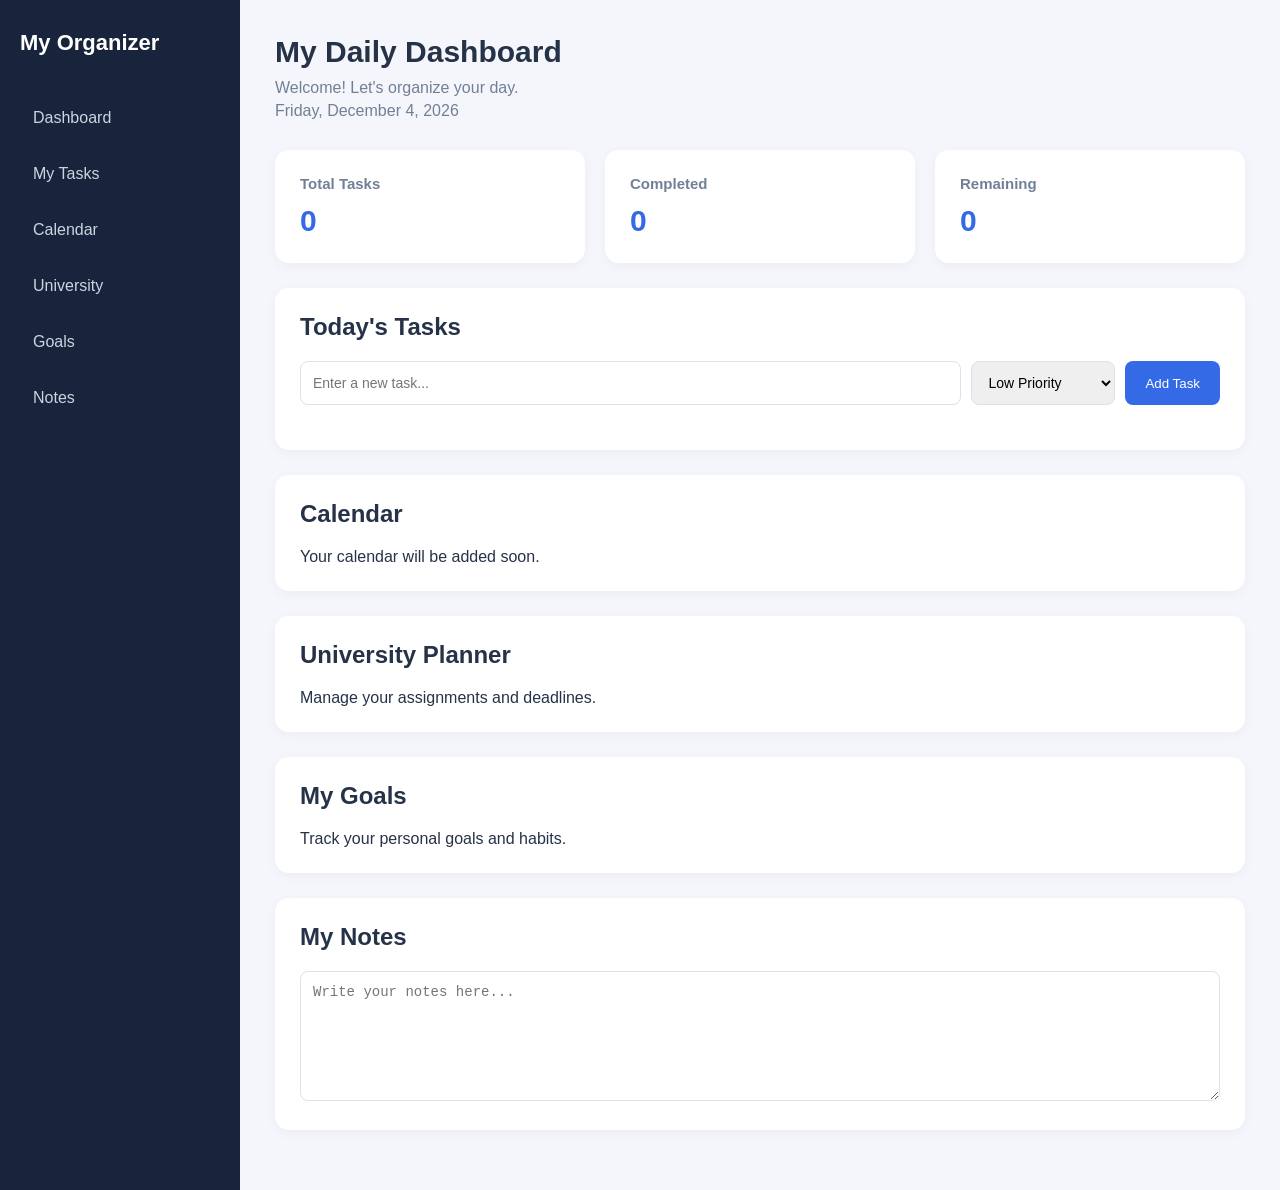
<file: index.html>
<!DOCTYPE html>
<html lang="en">
<head>
    <meta charset="UTF-8">
    <meta name="viewport" content="width=device-width, initial-scale=1.0">

    <title>My Daily Organizer</title>

    <link rel="stylesheet" href="style.css">
</head>

<body>

    <div class="app">

        <!-- Sidebar -->
        <aside class="sidebar">

            <h2>My Organizer</h2>

            <nav>
                <a href="#dashboard">Dashboard</a>
                <a href="#tasks">My Tasks</a>
                <a href="#calendar">Calendar</a>
                <a href="#university">University</a>
                <a href="#goals">Goals</a>
                <a href="#notes">Notes</a>
            </nav>

        </aside>

        <!-- Main Content -->
        <main class="main-content">

            <header>
                <h1>My Daily Dashboard</h1>
                <p>Welcome! Let's organize your day.</p>
                <p id="currentDate"></p>
            </header>

            <!-- Statistics -->
            <section id="dashboard" class="stats">

                <div class="card">
                    <h3>Total Tasks</h3>
                    <p id="totalTasks">0</p>
                </div>

                <div class="card">
                    <h3>Completed</h3>
                    <p id="completedTasks">0</p>
                </div>

                <div class="card">
                    <h3>Remaining</h3>
                    <p id="remainingTasks">0</p>
                </div>

            </section>

            <!-- Task Manager -->
            <section id="tasks" class="card">

                <h2>Today's Tasks</h2>

                <form id="taskForm">

                    <input
                        type="text"
                        id="taskInput"
                        placeholder="Enter a new task..."
                        required
                    >

                    <select id="priority">
                        <option value="Low">Low Priority</option>
                        <option value="Medium">Medium Priority</option>
                        <option value="High">High Priority</option>
                    </select>

                    <button type="submit">Add Task</button>

                </form>

                <ul id="taskList"></ul>

            </section>

            <!-- Calendar -->
            <section id="calendar" class="card">

                <h2>Calendar</h2>
                <p>Your calendar will be added soon.</p>

            </section>

            <!-- University -->
            <section id="university" class="card">

                <h2>University Planner</h2>
                <p>Manage your assignments and deadlines.</p>

            </section>

            <!-- Goals -->
            <section id="goals" class="card">

                <h2>My Goals</h2>
                <p>Track your personal goals and habits.</p>

            </section>

            <!-- Notes -->
            <section id="notes" class="card">

                <h2>My Notes</h2>

                <textarea
                    id="notesInput"
                    placeholder="Write your notes here..."
                ></textarea>

            </section>

        </main>

    </div>

    <script src="script.js"></script>

</body>
</html>
</file>
<file: style.css>
/* General Settings */
* {
    margin: 0;
    padding: 0;
    box-sizing: border-box;
}

body {
    font-family: Arial, sans-serif;
    background: #f4f6fb;
    color: #263247;
}

.app {
    display: flex;
    min-height: 100vh;
}

/* Sidebar */
.sidebar {
    width: 240px;
    background: #17243b;
    color: white;
    padding: 30px 20px;
    flex-shrink: 0;
}

.sidebar h2 {
    margin-bottom: 40px;
    font-size: 22px;
}

.sidebar nav {
    display: flex;
    flex-direction: column;
    gap: 12px;
}

.sidebar a {
    color: #cbd5e1;
    text-decoration: none;
    padding: 13px;
    border-radius: 8px;
    transition: 0.2s;
}

.sidebar a:hover {
    background: #30415f;
    color: white;
}

/* Main Content */
.main-content {
    flex: 1;
    padding: 35px;
    min-width: 0;
}

header {
    margin-bottom: 30px;
}

header h1 {
    font-size: 30px;
    margin-bottom: 10px;
}

header p {
    color: #718096;
    margin-top: 5px;
}

/* Statistics */
.stats {
    display: grid;
    grid-template-columns: repeat(3, 1fr);
    gap: 20px;
    margin-bottom: 25px;
}

/* Cards */
.card {
    background: white;
    padding: 25px;
    border-radius: 14px;
    margin-bottom: 25px;
    box-shadow: 0 3px 12px rgba(0, 0, 0, 0.04);
}

.stats .card {
    margin-bottom: 0;
}

.card h2 {
    margin-bottom: 20px;
}

.card h3 {
    color: #718096;
    font-size: 15px;
    margin-bottom: 12px;
}

.stats .card p {
    font-size: 30px;
    font-weight: bold;
    color: #356ae6;
}

/* Task Form */
#taskForm {
    display: flex;
    gap: 10px;
    margin-bottom: 20px;
}

input, select, textarea {
    padding: 12px;
    border: 1px solid #dce2eb;
    border-radius: 8px;
    font-size: 14px;
    min-width: 0;
}

#taskInput {
    flex: 1;
}

button {
    background: #356ae6;
    color: white;
    border: none;
    padding: 12px 20px;
    border-radius: 8px;
    cursor: pointer;
}

button:hover {
    background: #2455c7;
}

/* Task List */
#taskList {
    list-style: none;
}

#taskList li {
    display: flex;
    align-items: center;
    gap: 10px;
    padding: 14px 5px;
    border-bottom: 1px solid #edf0f5;
}

#taskList li span {
    flex: 1;
    overflow-wrap: anywhere;
}

#taskList li.completed span {
    text-decoration: line-through;
    color: #9ca3af;
}

#taskList button {
    padding: 7px 12px;
    background: #dc4b4b;
}

textarea {
    width: 100%;
    min-height: 130px;
    resize: vertical;
}

/* Mobile Design */
@media (max-width: 768px) {

    .app {
        flex-direction: column;
    }

    .sidebar {
        width: 100%;
        padding: 18px;
    }

    .sidebar h2 {
        margin-bottom: 15px;
    }

    .sidebar nav {
        flex-direction: row;
        overflow-x: auto;
        padding-bottom: 5px;
    }

    .sidebar a {
        white-space: nowrap;
        font-size: 13px;
    }

    .main-content {
        padding: 20px;
    }

    .stats {
        grid-template-columns: 1fr;
    }

    #taskForm {
        flex-direction: column;
    }

    #taskForm input,
    #taskForm select,
    #taskForm button {
        width: 100%;
    }

    header h1 {
        font-size: 24px;
    }
}
</file>
